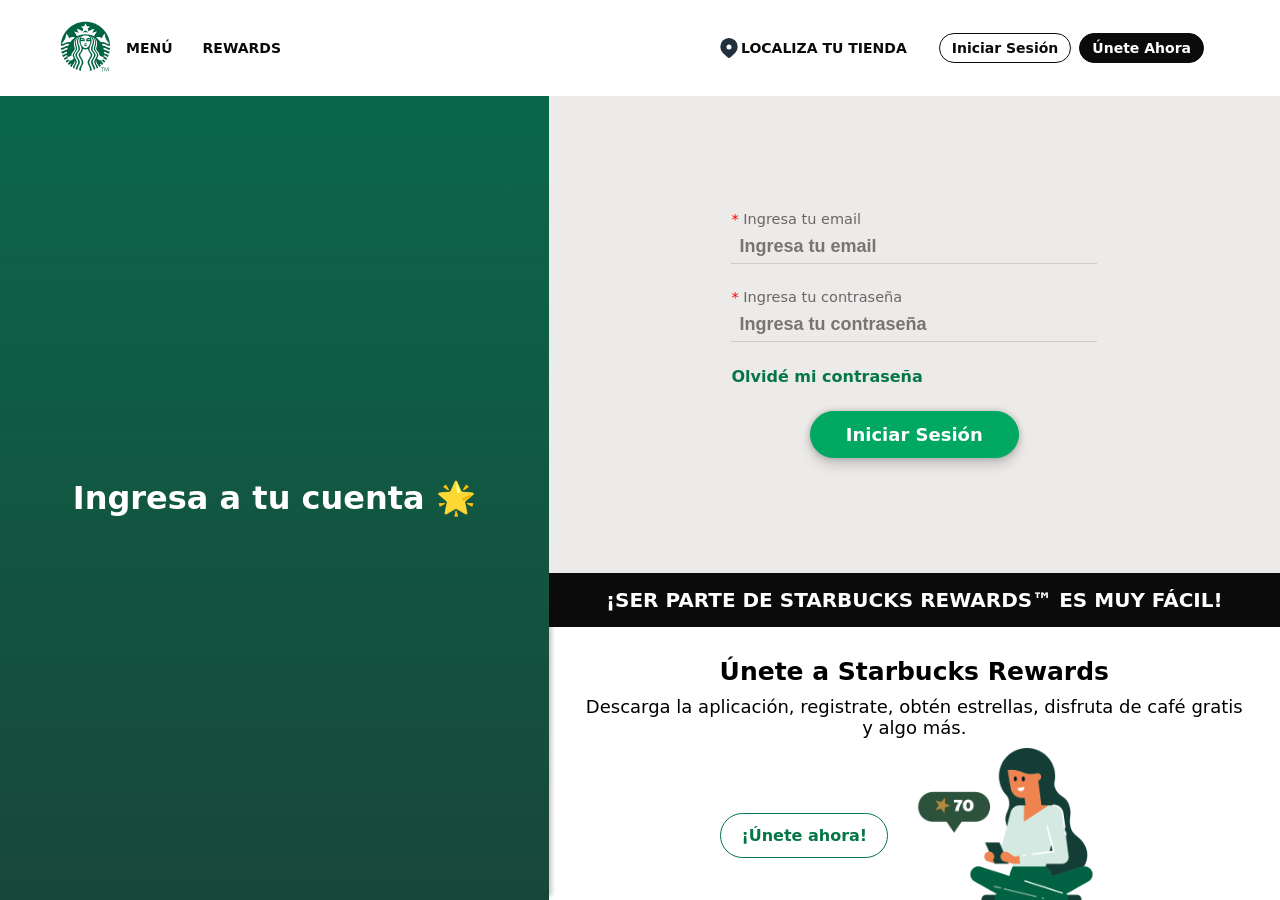
<file: login.html>
<!DOCTYPE html>
<html lang="en">
<head>
    <meta charset="UTF-8">
    <meta name="viewport" content="width=device-width, initial-scale=1.0">
    <link rel="stylesheet" href="css/login.css">
    <title>Starbucks | Inicia Sesión</title>
</head>
<body>
    <header>
        <nav class="navbar">
            <div class="navbar__menu">
                <ul class="navbar__list">
                    <li class="navbar__item"><a href="index.html">
                            <img src="assets/icons/starbucks-logo.svg" alt="starbucks-logo" width="51" class="navbar__btn">
                        </a>
                    </li>
                    <li class="navbar__item">
                        <a href="menu.html" class="navbar__btn navbar__btn--left">MENÚ</a>
                    </li>
                    <li class="navbar__item">
                        <a href="rewards.html" class="navbar__btn navbar__btn--left">REWARDS</a>
                    </li>
                </ul>
            </div>
            
            <div class="navbar__actions">

                <div class="navbar__actions navbar__actions--left">
                    <img src="assets/icons/location.svg" alt="location icon" class="location_icon">
                    <a href="" class="navbar__btn" >
                        LOCALIZA TU TIENDA
                    </a>
                </div>

                <div class="navbar__actions navbar__actions--right">
                    <a href="login.html" class="navbar__btn actions__btn actions__btn--white">Iniciar Sesión</a>
                    <a href="register.html" class="navbar__btn actions__btn actions__btn--black">Únete Ahora</a>
                </div>
    
            </div>
        </nav>
    </header>

    <div class="grid">
        
        <aside class="hero">
            <h2 class="heading__sun">Ingresa a tu cuenta 🌟</h2>
        </aside>

        <section class="content">

            <section class="login">
                <form action="" class="login__form">
                    <div class="login__field">
                        <label for="email" class="login__label">Ingresa tu email</label>
                        <input type="text" name="email" id="email" class="login__input" placeholder="Ingresa tu email">
                        
                    </div>
                    <div class="login__field">
                        <label for="password" class="login__label">Ingresa tu contraseña</label>
                        <input type="password" name="password" id="password" class="login__input" placeholder="Ingresa tu contraseña">
                    </div>
                    <a href="#" class="login__password">
                        Olvidé mi contraseña
                    </a>

                    <a href="#" class="login__btn">
                        Iniciar Sesión
                    </a>
                </form>
            </section>

            <section class="publicidad">
                <p class="publicidad__text">
                    ¡SER PARTE DE STARBUCKS REWARDS™ ES MUY <br> FÁCIL!
                </p>
            </section>

            <section class="unete">
                <div class="unete__container">
                    <h3 class="unete__heading">Únete a Starbucks Rewards</h3>
                    <p class="unete__text">
                        Descarga la aplicación, registrate, obtén estrellas, disfruta de café gratis y algo más.
                    </p>
                    <div class="unete__div">
                        <a href="#" class="unete__btn">
                            ¡Únete ahora!
                        </a>

                        <img src="assets/images/chica-sbx.png" alt="" class="unete__image">
                    </div>
                    
                </div>
            </section>

            

            <footer class="footer">
                <section class="links">

                    <div class="about">
                        <h3 class="about__heading">Sobre Nosotros</h3>
                        <nav class="about__menu">
                            <ul class="about__list">
                                <li class="about__item">
                                    <a href="" class="about__link">
                                        Trabaja con nosotros
                                    </a>
                                </li>
                                <li class="about__item">
                                    <a href="" class="about__link">
                                        Historias Starbucks
                                    </a>
                                </li>
                            </ul>
                        </nav>
                    </div>

                    <div class="costumer">
                        <h3 class="costumer__heading">Atención al cliente</h3>
                        <nav class="costumer__menu">
                            <ul class="costumer__list">
                                <li class="costumer__item">
                                    <a href="" class="costumer__link">
                                        Contáctanos
                                    </a>
                                </li>
                                <li class="costumer__item">
                                    <a href="" class="costumer__link">
                                        Facturas Electrónicas
                                    </a>
                                </li>
                                <li class="costumer__item">
                                    <a href="" class="costumer__link">
                                        Formas de Comprar
                                    </a>
                                </li>
                            </ul>
                        </nav>
                    </div>
                    
                </section>

                <hr class="divider">

                <section class="bottom__footer">
                    <div class="socials">
                        <a href="#" class="socials__link">
                            <img src="assets/images/facebook.png" alt="" class="socials__logo">
                        </a>

                        <a href="#" class="socials__link">
                            <img src="assets/images/instagram.png" alt="" class="socials__logo">
                        </a>

                        <a href="#" class="socials__link">
                            <img src="assets/images/gorjeo.png" alt="" class="socials__logo">
                        </a>

                        <a href="#" class="socials__link">
                            <img src="assets/images/youtube.png" alt="" class="socials__logo">
                        </a>
                    </div>

                    <section class="info">
                        <ul class="info__list">
                            <li class="info__item">
                                <a href="#" class="info__link">
                                    Accesibilidad Web |
                                </a>
                            </li>
                            <li class="info__item">
                                <a href="#" class="info__link">
                                    Aviso de Privacidad |
                                </a>
                            </li>
                            <li class="info__item">
                                <a href="#" class="info__link">
                                    Boletines |
                                </a>
                            </li>
                            <li class="info__item">
                                <a href="#" class="info__link">
                                    Condiciones de uso |
                                </a>
                            </li>
                            <li class="info__item">
                                <a href="#" class="info__link">
                                    Mapa del sitio |
                                </a>
                            </li>
                            <li class="info__item">
                                <a href="#" class="info__link">
                                    Preferencias sobre cookies
                                </a>
                            </li>
                        </ul>

                        <p class="rights">
                            Ⓒ 2026. Starbucks Cofee Company. Reservados todos los derechos
                        </p>

                        <p class="code">
                            mx | prod | b3d3e13c63662e161abbb818fa8f4625e24d7ba1 | 14/08/2025-06:08:38:579
                        </p>
                    </section>


                </section>
        

            </footer>

        </section>

        
    </div>

</body>
</html>
</file>
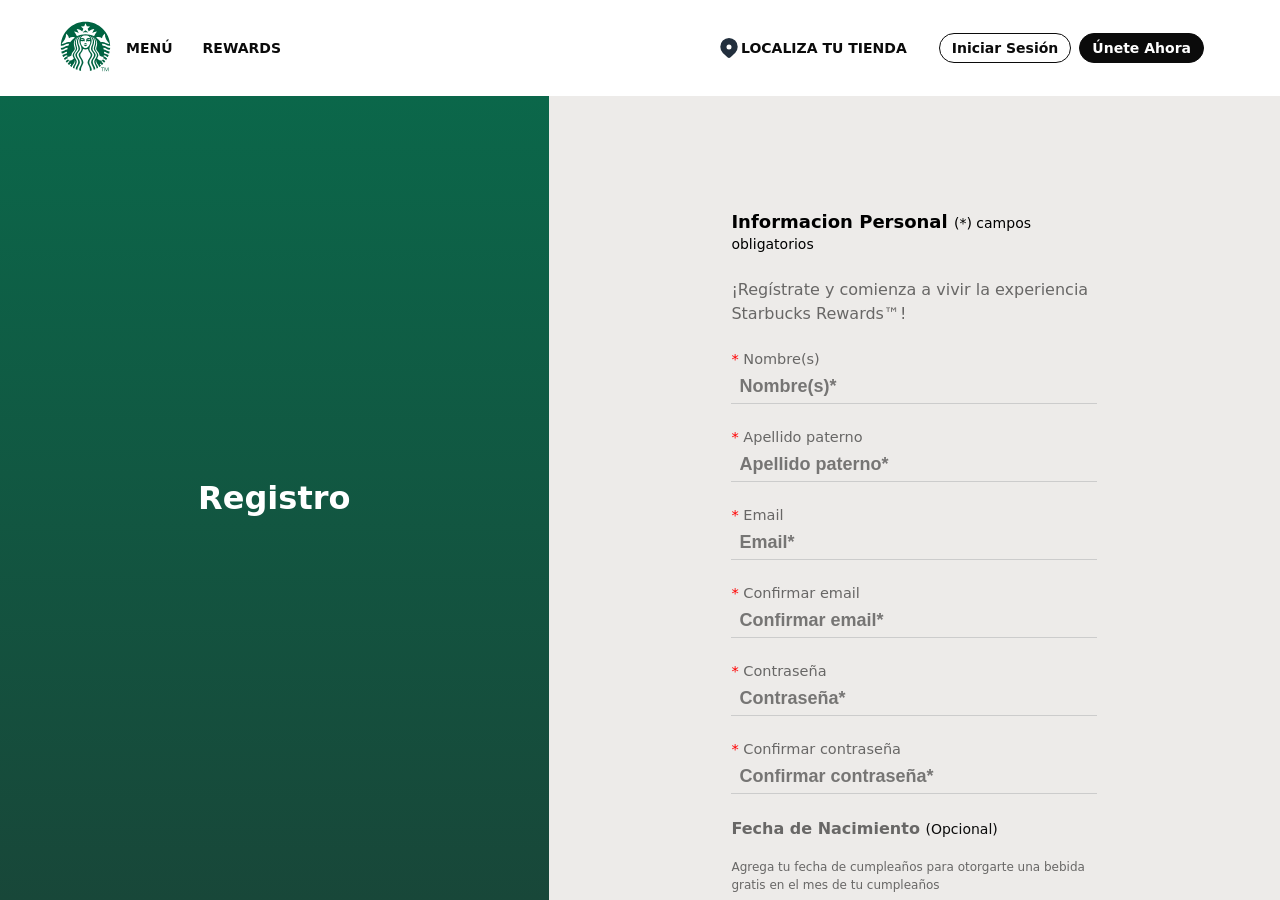
<file: register.html>
<!DOCTYPE html>
<html lang="en">
<head>
    <meta charset="UTF-8">
    <meta name="viewport" content="width=device-width, initial-scale=1.0">
    <link rel="stylesheet" href="css/register.css">
    <title>Starbucks | Registro</title>
</head>
<body class="rewards-page" >
    <header>
        <nav class="navbar">
            <div class="navbar__menu">
                <ul class="navbar__list">
                    <li class="navbar__item"><a href="index.html">
                            <img src="assets/icons/starbucks-logo.svg" alt="starbucks-logo" width="51" class="navbar__btn">
                        </a>
                    </li>
                    <li class="navbar__item">
                        <a href="menu.html" class="navbar__btn navbar__btn--left">MENÚ</a>
                    </li>
                    <li class="navbar__item">
                        <a href="rewards.html" class="navbar__btn navbar__btn--left">REWARDS</a>
                    </li>
                </ul>
            </div>
            
            <div class="navbar__actions">

                <div class="navbar__actions navbar__actions--left">
                    <img src="assets/icons/location.svg" alt="location icon" class="location_icon">
                    <a href="" class="navbar__btn" >
                        LOCALIZA TU TIENDA
                    </a>
                </div>

                <div class="navbar__actions navbar__actions--right">
                    <a href="login.html" class="navbar__btn actions__btn actions__btn--white">Iniciar Sesión</a>
                    <a href="register.html" class="navbar__btn actions__btn actions__btn--black">Únete Ahora</a>
                </div>
    
            </div>
        </nav>
    </header>

    <div class="grid">
        
        <aside class="hero">
            <h2 class="heading__sun">Registro</h2>
        </aside>

        <section class="content">

            <section class="login">
                <form action="" class="login__form">
                    <h2 class="login__heading">Informacion Personal <span>(*) campos obligatorios</span></h2>
                    <p class="login__text">
                        ¡Regístrate y comienza a vivir la experiencia Starbucks Rewards™!
                    </p>
                    <div class="login__field">
                        <label for="name" class="login__label">Nombre(s)</label>
                        <input type="text" name="name" id="name" class="login__input" placeholder="Nombre(s)*">
                        
                    </div>
                    <div class="login__field">
                        <label for="lastname" class="login__label">Apellido paterno</label>
                        <input type="text" name="lastname" id="lastname" class="login__input" placeholder="Apellido paterno*">
                    </div>
                    <div class="login__field">
                        <label for="email" class="login__label">Email</label>
                        <input type="text" name="email" id="email" class="login__input" placeholder="Email*">
                        
                    </div>
                    <div class="login__field">
                        <label for="confirm-email" class="login__label">Confirmar email</label>
                        <input type="text" name="confirm-email" id="confirm-email" class="login__input" placeholder="Confirmar email*">
                        
                    </div>
                    <div class="login__field">
                        <label for="password" class="login__label">Contraseña</label>
                        <input type="password" name="password" id="password" class="login__input" placeholder="Contraseña*">
                        
                    </div>
                    <div class="login__field">
                        <label for="verify-password" class="login__label">Confirmar contraseña</label>
                        <input type="password" name="verify-password" id="verify-password" class="login__input" placeholder="Confirmar contraseña*">
                        
                    </div>

                    <section class="born-date">
                        <h3 class="born-date__heading">Fecha de Nacimiento <span>(Opcional)</span> </h3>
                        <p class="born-date__text">
                            Agrega tu fecha de cumpleaños para otorgarte una bebida gratis en el mes de tu cumpleaños
                        </p>
                        <div class="born-date__options">
                            <select name="" id="" class="born-date__select">
                                <option value="" selected disabled>Mes</option>
                                <option value="Enero">Enero</option>
                                <option value="Febrero">Febrero</option>
                                <option value="Marzo">Marzo</option>
                                <option value="Abril">Abril</option>
                                <option value="Mayo">Mayo</option>
                                <option value="Junio">Junio</option>
                                <option value="Julio">Julio</option>
                                <option value="Agosto">Agosto</option>
                                <option value="Septiembre">Septiembre</option>
                                <option value="Octubre">Octubre</option>
                                <option value="Noviembre">Noviembre</option>
                                <option value="Diciembre">Diciembre</option>
                            </select>

                            <select name="" id=""  class="born-date__select">
                                <option value="" selected disabled>Día</option>
                                <option value="1">1</option>
                                <option value="2">2</option>
                                <option value="3">3</option>
                                <option value="4">4</option>
                                <option value="5">5</option>
                                <option value="6">6</option>
                                <option value="7">7</option>
                                <option value="8">8</option>
                                <option value="9">9</option>
                                <option value="10">10</option>
                                <option value="11">11</option>
                                <option value="12">12</option>
                                <option value="13">13</option>
                                <option value="14">14</option>
                                <option value="15">15</option>
                                <option value="16">16</option>
                                <option value="17">17</option>
                                <option value="18">18</option>
                                <option value="19">19</option>
                                <option value="20">20</option>
                                <option value="21">21</option>
                                <option value="22">22</option>
                                <option value="23">23</option>
                                <option value="24">24</option>
                                <option value="25">25</option>
                                <option value="26">26</option>
                                <option value="27">27</option>
                                <option value="28">28</option>
                                <option value="29">29</option>
                                <option value="30">30</option>
                                <option value="31">31</option>
                            </select>
                        </div>
                    </section>

                    <section class="ingresa">
                        <h2 class="ingresa__heading">Ingresa a Starbucks Rewards</h2>
                        <p class="ingresa__text">
                            Únete a Starbucks Rewards™ y disfruta de beneficios especiales.
                        </p>

                        <div class="ingresa__options">
                            <div class="ingresa__field">
                                <input type="radio" name="radio" id="digital" class="ingresa__input" >
                                <label for="digital" class="ingresa__label">Quiero recibir una Starbucks Card digital instantánea</label>
                            </div>

                            <div class="ingresa__field">
                                <input type="radio" name="radio" id="already" class="ingresa__input">
                                <label for="already" class="ingresa__label">Quiero unirme con una Starbucks Card que ya tengo</label>
                            </div>
                        </div>
                    </section>

                    <section class="terminos">
                        <h2 class="terminos__heading">Términos y Condiciones</h2>
                        <div class="terminos__options">
                            <div class="terminos__field">
                                <input type="checkbox" name="novedades" id="novedades" class="terminos__input">
                                <label for="novedades" class="terminos__label">Deseo recibir novedades sobre productos y promociones</label>
                            </div>

                            <div class="terminos__field">
                                <input type="checkbox" name="terminos" id="terminos" class="terminos__input">
                                <label for="terminos" class="terminos__label">Acepto los <a href="#">Términos y Condiciones </a> y <a href="#">Aviso de Privacidad</a></label>
                            </div>

                        </div>
                    </section>

                    <a href="#" class="login__btn">
                        Iniciar Sesión
                    </a>
                </form>
            </section>

            <section class="publicidad">
                <p class="publicidad__text">
                    ¡SER PARTE DE STARBUCKS REWARDS™ ES MUY <br> FÁCIL!
                </p>
            </section>


            <footer class="footer">
                <section class="links">

                    <div class="about">
                        <h3 class="about__heading">Sobre Nosotros</h3>
                        <nav class="about__menu">
                            <ul class="about__list">
                                <li class="about__item">
                                    <a href="" class="about__link">
                                        Trabaja con nosotros
                                    </a>
                                </li>
                                <li class="about__item">
                                    <a href="" class="about__link">
                                        Historias Starbucks
                                    </a>
                                </li>
                            </ul>
                        </nav>
                    </div>

                    <div class="costumer">
                        <h3 class="costumer__heading">Atención al cliente</h3>
                        <nav class="costumer__menu">
                            <ul class="costumer__list">
                                <li class="costumer__item">
                                    <a href="" class="costumer__link">
                                        Contáctanos
                                    </a>
                                </li>
                                <li class="costumer__item">
                                    <a href="" class="costumer__link">
                                        Facturas Electrónicas
                                    </a>
                                </li>
                                <li class="costumer__item">
                                    <a href="" class="costumer__link">
                                        Formas de Comprar
                                    </a>
                                </li>
                            </ul>
                        </nav>
                    </div>
                    
                </section>

                <hr class="divider">

                <section class="bottom__footer">
                    <div class="socials">
                        <a href="#" class="socials__link">
                            <img src="assets/images/facebook.png" alt="" class="socials__logo">
                        </a>

                        <a href="#" class="socials__link">
                            <img src="assets/images/instagram.png" alt="" class="socials__logo">
                        </a>

                        <a href="#" class="socials__link">
                            <img src="assets/images/gorjeo.png" alt="" class="socials__logo">
                        </a>

                        <a href="#" class="socials__link">
                            <img src="assets/images/youtube.png" alt="" class="socials__logo">
                        </a>
                    </div>

                    <section class="info">
                        <ul class="info__list">
                            <li class="info__item">
                                <a href="#" class="info__link">
                                    Accesibilidad Web |
                                </a>
                            </li>
                            <li class="info__item">
                                <a href="#" class="info__link">
                                    Aviso de Privacidad |
                                </a>
                            </li>
                            <li class="info__item">
                                <a href="#" class="info__link">
                                    Boletines |
                                </a>
                            </li>
                            <li class="info__item">
                                <a href="#" class="info__link">
                                    Condiciones de uso |
                                </a>
                            </li>
                            <li class="info__item">
                                <a href="#" class="info__link">
                                    Mapa del sitio |
                                </a>
                            </li>
                            <li class="info__item">
                                <a href="#" class="info__link">
                                    Preferencias sobre cookies
                                </a>
                            </li>
                        </ul>

                        <p class="rights">
                            Ⓒ 2026. Starbucks Cofee Company. Reservados todos los derechos
                        </p>

                        <p class="code">
                            mx | prod | b3d3e13c63662e161abbb818fa8f4625e24d7ba1 | 14/08/2025-06:08:38:579
                        </p>
                    </section>


                </section>
        

            </footer>

        </section>

        
    </div>

</body>
</html>
</file>
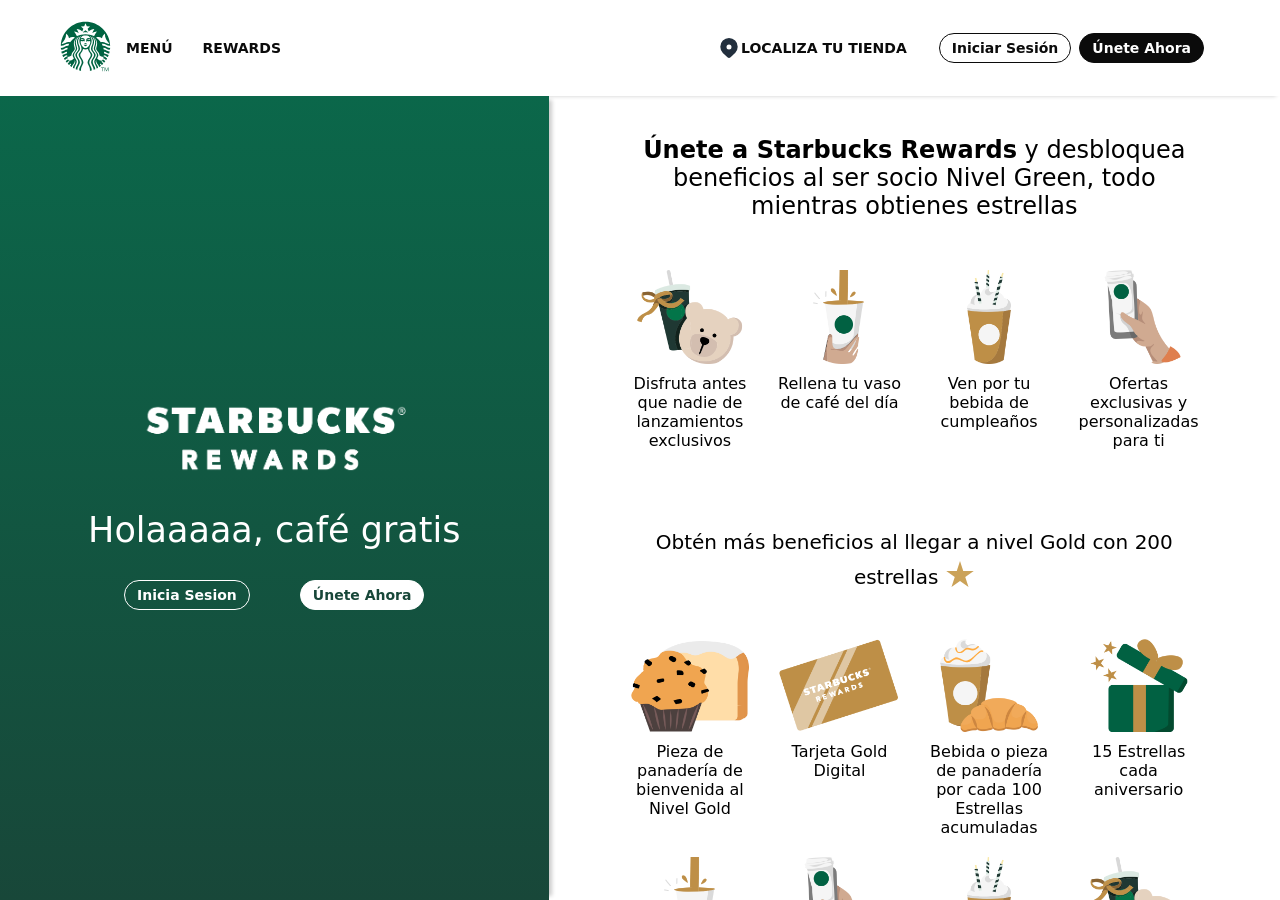
<file: rewards.html>
<!DOCTYPE html>
<html lang="en">
<head>
    <meta charset="UTF-8">
    <meta name="viewport" content="width=device-width, initial-scale=1.0">
    <link rel="stylesheet" href="css/rewards.css">
    <title>Rewards | Starbucks</title>
</head>
<body>
    <header>
        <nav class="navbar">
            <div class="navbar__menu">
                <ul class="navbar__list">
                    <li class="navbar__item"><a href="index.html">
                            <img src="assets/icons/starbucks-logo.svg" alt="starbucks-logo" width="51" class="navbar__btn">
                        </a>
                    </li>
                    <li class="navbar__item">
                        <a href="menu.html" class="navbar__btn navbar__btn--left">MENÚ</a>
                    </li>
                    <li class="navbar__item">
                        <a href="rewards.html" class="navbar__btn navbar__btn--left">REWARDS</a>
                    </li>
                </ul>
            </div>
            
            <div class="navbar__actions">

                <div class="navbar__actions navbar__actions--left">
                    <img src="assets/icons/location.svg" alt="location icon" class="location_icon">
                    <a href="" class="navbar__btn" >
                        LOCALIZA TU TIENDA
                    </a>
                </div>

                <div class="navbar__actions navbar__actions--right">
                    <a href="login.html" class="navbar__btn actions__btn actions__btn--white">Iniciar Sesión</a>
                    <a href="register.html" class="navbar__btn actions__btn actions__btn--black">Únete Ahora</a>
                </div>
    
            </div>
        </nav>
    </header>

    <div class="grid">
        
        <aside class="hero">
            <div class="hero__container">
                <img src="assets/images/title2.png" alt="starbucks rewards" class="hero__image">
                <h2 class="hero__heading">
                    Holaaaaa, café gratis
                </h2>
                <div class="hero__buttons">
                    <a href="login.html" class="hero__btn hero__btn--green">Inicia Sesion</a>
                    <a href="register.html" class="hero__btn hero__btn--white">Únete Ahora</a>
                </div>
            </div>
        </aside>

        <section class="content">

            <section class="reward">
                <h3 class="reward__heading"><span class="reward__heading--bold">Únete a Starbucks Rewards</span> y desbloquea beneficios al ser socio Nivel Green, todo mientras obtienes estrellas</h3>
                <div class="reward__grid">
                    <article class="reward__card">
                        <img src="assets/images/nuevos-lanzamientos.png" alt="" class="reward__image">
                        <p class="reward__text">
                            Disfruta antes que nadie de lanzamientos exclusivos
                        </p>
                    </article>

                    <article class="reward__card">
                        <img src="assets/images/refill-cafe.png" alt="" class="reward__image">
                        <p class="reward__text">
                            Rellena tu vaso de café del día
                        </p>
                    </article>

                    <article class="reward__card">
                        <img src="assets/images/cumpleaños.png" alt="" class="reward__image">
                        <p class="reward__text">
                            Ven por tu bebida de cumpleaños
                        </p>
                    </article>

                    <article class="reward__card">
                        <img src="assets/images/ofertas-personalizadas.png" alt="" class="reward__image">
                        <p class="reward__text">
                            Ofertas exclusivas y personalizadas para ti
                        </p>
                    </article>
                </div>
            </section>

            <section class="beneficios">
                <p class="beneficios__text">
                    Obtén más beneficios al llegar a nivel Gold con 200 
                    <br>
                    <span>estrellas
                        <svg viewBox="0 0 24 24" preserveAspectRatio="xMidYMid meet" aria-hidden="true" focusable="false" class="jsx-3774286482 valign-middle color-gold" style="width: 30px; height: 30px; overflow: visible; position: relative; top: 5px;"><path d="M12,17.5l6.8,4.9l-2.6-8L23,9.5h-8.4l-2.6-8l-2.6,8H1l6.8,4.9l-2.6,8L12,17.5" class="jsx-3774286482" style="fill: rgb(203, 162, 88);"></path></svg>
                    </span>
                </p>

                <div class="beneficios__grid">

                    <article class="beneficios__card">
                        <img src="assets/images/panaderia-bienvenida.png" alt="" class="beneficios__image">
                        <p class="beneficios__description">
                            Pieza de panadería de bienvenida al Nivel Gold
                        </p>
                    </article>

                    <article class="beneficios__card">
                        <img src="assets/images/card-gold.png" alt="" class="beneficios__image">
                        <p class="beneficios__description">
                            Tarjeta Gold Digital
                        </p>
                    </article>

                    <article class="beneficios__card">
                        <img src="assets/images/100-estrellas.png" alt="" class="beneficios__image">
                        <p class="beneficios__description">
                            Bebida o pieza de panadería por cada 100 Estrellas acumuladas
                        </p>
                    </article>

                    <article class="beneficios__card">
                        <img src="assets/images/15-estrellas-aniversario.png" alt="" class="beneficios__image">
                        <p class="beneficios__description">
                            15 Estrellas cada aniversario
                        </p>
                    </article>

                    <article class="beneficios__card">
                        <img src="assets/images/refill-cafe.png" alt="" class="beneficios__image">
                        <p class="beneficios__description">
                            Rellena tu vaso de café del día
                        </p>
                    </article>

                    <article class="beneficios__card">
                        <img src="assets/images/ofertas-personalizadas.png" alt="" class="beneficios__image">
                        <p class="beneficios__description">
                            Ofertas exclusivas y personalizadas para ti
                        </p>
                    </article>

                    <article class="beneficios__card">
                        <img src="assets/images/cumpleaños.png" alt="" class="beneficios__image">
                        <p class="beneficios__description">
                            Ven por tu bebida de cumpleaños
                        </p>
                    </article>

                    <article class="beneficios__card">
                        <img src="assets/images/nuevos-lanzamientos.png" alt="" class="beneficios__image">
                        <p class="beneficios__description">
                            Disfruta antes que nadie de lanzamientos exclusivos
                        </p>
                    </article>

                </div>

            </section>

            <section class="stars">
                <div class="stars__container">
                    <h2 class="stars__heading">Tus cafés se convierten en estrellas y recompensas increíbles</h2>
                    <div class="stars__grid">
                        <article class="stars__card">
                            <img src="assets/images/valor-estrella-sbx.png" alt="" class="stars__image">
                            <p class="stars__text">
                                Obtén una estrella por cada $10 pagando con Starbucks card.
                            </p>
                        </article>

                        <article class="stars__card">
                            <img src="assets/images/valor-estrella-efectivo.png" alt="" class="stars__image">
                            <p class="stars__text">
                               U obtén una estrella por cada $20 pagando con efectivo o tarjeta bancaria.
                            </p>
                        </article>
                    </div>
                </div>

            </section>

            <section class="how-works">
                <h2 class="how-works__heading">Obtén estrellas y gana recompensas</h2>
                <p class="how-works__text">
                    Así es como funciona:
                </p>

                <div class="how-works__grid">
                    <div class="container">
                        <article class="how-works__card">
                            <img src="assets/images/Captura desde 2026-03-09 18-36-08.png" alt="" class="how-works__image">
                            <p class="how-works__text">
                                Descarga la App y regístrate.
                            </p>
                        </article>

                         <article class="how-works__card">
                            <img src="assets/images/Captura desde 2026-03-09 18-30-35.png" alt="" class="how-works__image">
                            <p class="how-works__text">
                                Ordena y disfruta de tus favoritos por: Tienda
                            </p>
                        </article>

                         <article class="how-works__card">
                            <img src="assets/images/Captura desde 2026-03-09 18-36-37.png" alt="" class="how-works__image">
                            <p class="how-works__text">
                                Puedes pagar con tu Starbucks Card, efectivo o tarjeta bancaria.
                            </p>
                        </article>
                    </div>
                    <img src="assets/images/chica-sbx.png" alt="" class="how-works__image--two">
                </div>
            </section>

            <section class="ordena">
                <h2 class="ordena__heading">Ordena y paga como quieras</h2>
                <div class="ordena__container">
                    <article class="ordena__item">
                        <img src="assets/images/estrella.png" alt="" class="ordena__image">
                        <p class="ordena__text">
                            1 estrella por cada $20
                        </p>
                    </article>

                    <article class="ordena__item">
                        <img src="assets/images/efectivo.png" alt="" class="ordena__image">
                        <p class="ordena__text">
                            Escanea el código QR y paga en efectivo o con tarjeta bancaria. SIN RECARGAR
                        </p>
                    </article>

                    <article class="ordena__item">
                        <img src="assets/images/tarjeta-credito.png" alt="" class="ordena__image">
                        <p class="ordena__text">
                          Añade tu tarjeta bancaria en la App, escanea y paga desde tu celular.SIN RECARGARAR
                        </p>
                    </article>

                    <article class="ordena__item">
                        <img src="assets/images/estrella.png" alt="" class="ordena__image">
                        <p class="ordena__text">
                            1 estrella por cada $10
                        </p>
                    </article>

                    <article class="ordena__item">
                        <img src="assets/images/sbx-pago.png" alt="" class="ordena__image">
                        <p class="ordena__text">
                            Escanea y paga con Starbucks Card la forma más fácil y rápida de obtener recompensas.
                        </p>
                    </article>

                    <article class="ordena__item">
                        <img src="assets/images/tarjetas-sbx.png" alt="" class="ordena__image">
                        <p class="ordena__text">
                            Colecciona, activa, registra, recarga y paga con tu Starbucks Card favorita.
                        </p>
                    </article>

                </div>

                <h2 class="ordena__heading">Personaliza tu experiencia con tu Starbucks Card® <br> Favorita</h2>

                <article class="regalos">
                    <p class="regalos__text">
                        <span class="regalos__bold">Coleccionar y/o regalar Starbucks Card, también te da recompensas</span> <br> <br> Activa, registra y recarga para poder disfrutar de los beneficios y seguir acumulando Estrellas
                    </p>
                    <img src="assets/images/sbx-cards.gif" alt="" class="regalos__image">
                </article>
            </section>

            <section class="experiencia">
                <h2 class="experiencia__heading">Una experiencia llena de recompensas y beneficios con tus favoritos</h2>
                <img src="assets/images/estrellas-65.gif" alt="" class="experiencia__image">
                <p class="experiencia__text">
                    Descarga la app Starbucks México, es una opción de pago sin contacto, cada que vengas paga con ella, acumula estrellas y obtén recompensas.
                </p>

                <div class="experiencia__links">
                    <a href="#" class="experiencia__link">
                        <img src="assets/images/4fe2e05c02a54cec809c3926b2fc1f23.png" alt="" class="experiencia__image--link">
                    </a>
                    <a href="#" class="experiencia__link">
                        <img src="assets/images/F9E95B11CA554D399139CE1BEDC36A10.png" alt="" class="experiencia__image--link">
                    </a>
                </div>

                <h3 class="experiencia__subheading">
                    ¡Tus cafés se convierten en estrellas y recompensas increíbles!
                </h3>

                <img src="assets/images/gold-pan.png" alt="" class="experiencia__image">
            </section>

            <section class="conoce">
                <div class="conoce__container">
                    <img src="assets/images/icono.png" alt="" class="conoce__image">
                    <div class="conoce__content">
                        <h2 class="conoce__heading">Conoce más</h2>
                        <p class="conoce__text">
                            Consulta las preguntas frecuentes <a href="#" class="conoce__link">aquí</a>
                        </p>
                        <p class="conoce__text">
                            Ver términos y condiciones <a href="#" class="conoce__link">aquí</a>
                        </p>
                    </div>
                </div>
            </section>

            <section class="starbucks-rewards">
                <img src="assets/images/logo.png" alt="" class="starbucks-rewards__image">
            </section>

            <footer class="footer">
                <section class="links">

                    <div class="about">
                        <h3 class="about__heading">Sobre Nosotros</h3>
                        <nav class="about__menu">
                            <ul class="about__list">
                                <li class="about__item">
                                    <a href="" class="about__link">
                                        Trabaja con nosotros
                                    </a>
                                </li>
                                <li class="about__item">
                                    <a href="" class="about__link">
                                        Historias Starbucks
                                    </a>
                                </li>
                            </ul>
                        </nav>
                    </div>

                    <div class="costumer">
                        <h3 class="costumer__heading">Atención al cliente</h3>
                        <nav class="costumer__menu">
                            <ul class="costumer__list">
                                <li class="costumer__item">
                                    <a href="" class="costumer__link">
                                        Contáctanos
                                    </a>
                                </li>
                                <li class="costumer__item">
                                    <a href="" class="costumer__link">
                                        Facturas Electrónicas
                                    </a>
                                </li>
                                <li class="costumer__item">
                                    <a href="" class="costumer__link">
                                        Formas de Comprar
                                    </a>
                                </li>
                            </ul>
                        </nav>
                    </div>
                    
                </section>

                <hr class="divider">

                <section class="bottom__footer">
                    <div class="socials">
                        <a href="#" class="socials__link">
                            <img src="assets/images/facebook.png" alt="" class="socials__logo">
                        </a>

                        <a href="#" class="socials__link">
                            <img src="assets/images/instagram.png" alt="" class="socials__logo">
                        </a>

                        <a href="#" class="socials__link">
                            <img src="assets/images/gorjeo.png" alt="" class="socials__logo">
                        </a>

                        <a href="#" class="socials__link">
                            <img src="assets/images/youtube.png" alt="" class="socials__logo">
                        </a>
                    </div>

                    <section class="info">
                        <ul class="info__list">
                            <li class="info__item">
                                <a href="#" class="info__link">
                                    Accesibilidad Web |
                                </a>
                            </li>
                            <li class="info__item">
                                <a href="#" class="info__link">
                                    Aviso de Privacidad |
                                </a>
                            </li>
                            <li class="info__item">
                                <a href="#" class="info__link">
                                    Boletines |
                                </a>
                            </li>
                            <li class="info__item">
                                <a href="#" class="info__link">
                                    Condiciones de uso |
                                </a>
                            </li>
                            <li class="info__item">
                                <a href="#" class="info__link">
                                    Mapa del sitio |
                                </a>
                            </li>
                            <li class="info__item">
                                <a href="#" class="info__link">
                                    Preferencias sobre cookies
                                </a>
                            </li>
                        </ul>

                        <p class="rights">
                            Ⓒ 2026. Starbucks Cofee Company. Reservados todos los derechos
                        </p>

                        <p class="code">
                            mx | prod | b3d3e13c63662e161abbb818fa8f4625e24d7ba1 | 14/08/2025-06:08:38:579
                        </p>
                    </section>


                </section>
        

            </footer>

        </section>

        
    </div>

</body>
</html>
</file>
<file: css/login.css>
@import url("../css/global.css");

/* -------- LAYOUT LOGIN --------- */

body {
    height: 100vh;
    display: flex;
    flex-direction: column;
    overflow: hidden;
}

/* -------- GRID --------- */

.grid {
    display: grid;
    grid-template-columns: 1.5fr 2fr;
    flex: 1;
    overflow: hidden;
    min-height: 0;
}

/* -------- ASIDE --------- */

.hero {
    background: linear-gradient(to top, var(--dark-green), var(--light-green));
    box-shadow: rgb(204, 204, 204) 7px 0px 4px -4px;
    height: 100%;
    overflow-y: auto;
    display: flex;
    align-items: center;
    justify-content: center;
}

/* -------- SECTION -> CONTENT --------- */

.content {
    overflow-y: auto;
    height: 100%;
}

/* -------- SECTION -> FORMULARIO --------- */

.heading__sun {
    text-align: center;
    color: var(--white);
    font-size: 3.2rem;
}

.login {
    background-color: #EDEBE9;
}

.login__form {
    width: 50%;
    margin: 0 auto;
    display: flex;
    flex-direction: column;
    gap: 2.5rem;
    padding: 11.5rem 0;
}

.login__field {
    display: flex;
    flex-direction: column;
    gap: .5rem;
}

.login__label {
    font-size: 1.45rem;
    color: #686766;
}

.login__label::before {
    content: "* ";
    color: red;
}

.login__input {
    padding: .8rem .8rem;
    border: none;
    background-color: transparent;
    border-bottom: 1px solid var(--grey);
}

.login__input:focus {
    outline: none;
    border-bottom: 2px solid #00A862;
}

.login__input::placeholder {
    color: #767574;
    font-size: 1.8rem;
    font-weight: 900;
}

.login__password {
    color: var(--primary-green);
    font-weight: 900;
    font-size: 1.6rem;
}

.login__btn {
    align-self: center;
    padding: 1.2rem 3.5rem;
    border: 1px solid #00A862;
    border-radius: 4rem;
    color: var(--white);
    font-weight: 700;
    background-color: #00A862;
    font-size: 1.8rem;
    box-shadow: 0 0 6px rgba(0, 0, 0, .24), 0 8px 12px rgba(0, 0, 0, .14);;
}

/* -------- SECTION -> PUBLICIDAD --------- */

.publicidad {
    background-color: var(--black);
}

.publicidad__text {
    color: var(--white);
    text-align: center;
    padding: 1.5rem;
    font-size: 2rem;
    font-weight: 900;
}

.publicidad__text br {
    display: none;
}

/* -------- SECTION -> ÚNETE A REWARDS --------- */

.unete__container {
    margin: 0 auto;
    width: 90%;
    padding: 3rem 0;
    display: flex;
    flex-direction: column;
    align-items: center;
    justify-content: center;
    gap: 1rem;
}

.unete__heading {
    text-align: center;
    font-size: 2.5rem;
}

.unete__text {
    text-align: center;
    font-size: 1.8rem;
}

.unete__btn {
    margin-top: 2rem;
    padding: 1.2rem 2rem;
    border: 1px solid var(--primary-green);
    border-radius: 4rem;
    color: var(--primary-green);
    font-weight: 900;
    background-color: var(--white);
}

.unete__div {
    display: flex;
    justify-content: center;
    align-items: center;
    gap: 2rem;
}

.unete__image {
    width: 20rem;
}

/* -------- MEDIA QUERIES --------- */

@media (max-width: 768px) {

    body {
        overflow: auto;
        height: auto;
        display: block;
    }

    .grid {
        grid-template-columns: 1fr;
        height: auto;
        overflow: visible;
    }

    .hero {
        height: auto;
        overflow-y: visible;
    }

    .login__form {
        width: 90%;
    }

    .heading__sun {
        padding: 2rem 2rem 50rem;
    }

    .publicidad__text br {
        display: block;
    }

    .unete__text {
        font-size: 1.8rem;
    }
}

@media (max-width: 480px) {

    .heading__sun {
        padding: 3rem;
        font-size: 3.2rem;
    }

    .login__form {
        width: 90%;
        padding: 5rem 0;
    }

    .login__label {
        font-size: 1.2rem;
    }

    .login__input {
        border-bottom: 1px solid var(--grey);
    }

    .login__input::placeholder {
        font-size: 1.5rem;
    }

    .login__password {
        font-size: 1.4rem;
    }

    .login__btn {
        padding: 1.2rem 3.5rem;
        border-radius: 4rem;
    }

    .publicidad__text {
        padding: 1rem;
        font-size: 1.6rem;
    }

    .publicidad__text br {
        display: block;
    }

    .unete__container {
        gap: 1rem;
    }

    .unete__div {
        flex-direction: column;
    }

    .unete__btn {
        padding: 1.2rem 2rem;
    }

    .unete__image {
        margin-top: 2rem;
        width: 20rem;
    }
}
</file>
<file: css/register.css>
@import url("../css/global.css");
@import url("../css/login.css");



/* -------- SECTION -> FORMULARIO --------- */


.login__heading {
    font-size: 1.8rem;
}
.login__heading span{
    font-size: 1.4rem;
    font-weight: 500;
}

.login__text{
    color: #686766;
    font-size: 1.6rem;
    line-height: 1.5;
}

.born-date {
    width: 100%;
    margin: 0 auto;
    display: flex;
    flex-direction: column;
    gap: 2rem;
}

.born-date__heading {
    font-size: 1.6rem;
    color: #686766;
}

.born-date__heading span{
    font-size: 1.4rem;
    color: var(--black);
    font-weight: 500;
}

.born-date__text{
    font-size: 1.2rem;
    line-height: 1.5;
    color: #686766;
}


.born-date__select{
    width: 8rem;
    padding: .5rem 1rem;
    color: #686766;
    font-weight: 900;
    background-color: transparent;
    border: none;
    border-bottom: .5px solid #686766;
    margin-right: 2rem;

    transition: color .2s ease-out;
}

.born-date__select:focus {
    outline: none;
    color: #b0adac;
}

.ingresa{
    width: 100%;
    display: flex;
    flex-direction: column;
    gap: 1rem;
}
.ingresa__heading {
    font-size: 2rem;
}

.ingresa__text {
    font-size: 1.6rem;
    color: #686766;
}


.ingresa__options {
    display: flex;
    flex-direction: column;
    gap: 1rem;
}

.ingresa__label{
    font-size: 1.6rem;
    color: #686766;
}

.ingresa__input {
    accent-color: var(--primary-green);
}
.terminos {
    display: flex;
    flex-direction: column;
    gap: 1rem;
    margin-bottom: 3rem;
}
.terminos__heading {
    font-size: 2rem;
}

.terminos__options {
    display: flex;
    flex-direction: column;
    gap: 1rem;
}

.terminos__label {
    font-size: 1.6rem;
    color: #686766;
}

.terminos__label a {
    color: var(--primary-green);
    text-decoration: underline;
}

.terminos__input {
    accent-color: var(--primary-green);
}

/* -------- MEDIA QUERIES --------- */

@media (max-width: 768px) {

    body {
        overflow: auto;
        height: auto;
        display: block;
    }

    .grid {
        grid-template-columns: 1fr;
        height: auto;
        overflow: visible;
    }

    .hero {
        height: auto;
        overflow-y: visible;
    }

    .heading__sun {
        padding: 2rem 2rem 50rem;
    }

    .publicidad__text br {
        display: block;
    }

    .unete__text {
        font-size: 1.8rem;
    }

    .login__heading {
        font-size: 1.8rem;
    }
    .login__heading span{
        font-size: 1.4rem;
    }

    .login__text{
        font-size: 1.5rem;
    }
}

@media (max-width: 480px) {

    .heading__sun {
        padding: 3rem;
        font-size: 3.2rem;
    }

    .login__form {
        width: 90%;
        padding: 5rem 0;
    }

    .login__heading {
        font-size: 1.5rem;
    }
    .login__heading span{
        font-size: 1.2rem;
    }

    .login__text{
        font-size: 1.45rem;
    }


    .born-date__heading {
        font-size: 1.4rem;
        
    }

    .born-date__heading span{
        font-size: 1.25rem;
    }

    .born-date__text{
        font-size: 1.2rem; 
    }


    .born-date__select{
        width: 8rem;
        padding: .5rem 1rem;
        font-weight: 900;
        transition: color .2s ease-out;
    }

    
    .ingresa__heading,
    .terminos__heading {
        font-size: 1.8rem;
    }

    .ingresa__text {
        font-size: 1.4rem;
        
    }

    .ingresa__label, 
    .terminos__label {
        font-size: 1.4rem;
    }

    .login__text{
        font-size: 1.45rem;
    }


    .login__input {
        border-bottom: 1px solid var(--grey);
    }

    .login__input::placeholder {
        font-size: 1.5rem;
    }

    .login__password {
        font-size: 1.4rem;
    }

    .login__btn {
        padding: 1.2rem 3.5rem;
        border-radius: 4rem;
    }

    .publicidad__text {
        padding: 1rem;
        font-size: 1.6rem;
    }

    .publicidad__text br {
        display: block;
    }

    .unete__container {
        gap: 1rem;
    }

    .unete__div {
        flex-direction: column;
    }

    .unete__btn {
        padding: 1.2rem 2rem;
    }

    .unete__image {
        margin-top: 2rem;
        width: 20rem;
    }
}
</file>
<file: css/rewards.css>
@import url("../css/global.css");

/* -------- LAYOUT REWARDS --------- */

body {
    height: 100vh;
    display: flex;
    flex-direction: column;
    overflow: hidden;
}

/* -------- GRID --------- */

.grid {
    display: grid;
    grid-template-columns: 1.5fr 2fr;
    flex: 1;
    overflow: hidden;
    min-height: 0;
}

/* -------- ASIDE --------- */

.hero {
    background: linear-gradient(to top, var(--dark-green), var(--light-green));
    box-shadow: rgb(204, 204, 204) 7px 0px 4px -4px;
    height: 100%;
    overflow-y: auto;
}

.hero__container {
    display: flex;
    flex-direction: column;
    justify-content: center;
    align-items: center;
    padding: 4rem 2rem;
    gap: 2rem;
    min-height: 100%;
}

.hero__image {
    display: block;
    width: 30rem;
}

.hero__heading {
    color: var(--white);
    font-size: 3.5rem;
    font-weight: 500;
    text-align: center;
}

.hero__buttons {
    margin-top: 1rem;
    display: flex;
    gap: 5rem;
}

.hero__btn {
    padding: .6rem 1.2rem;
    border: 1px solid var(--white);
    color: var(--white);
    border-radius: 1.5rem;
    font-size: 1.4rem;
    font-weight: bold;
}

.hero__btn--white {
    background-color: var(--white);
    color: var(--dark-green);
}

.hero__btn--green {
    transition: all .2s ease-in;
}

.hero__btn--green:hover {
    border-color: var(--light-green);
    color: var(--light-green);
}

/* -------- SECTION -> CONTENT --------- */

.content {
    overflow-y: auto;
    height: 100%;
}

/* -------- SECTION -> REWARDS --------- */

.reward {
    padding: 4rem;
    width: 90%;
    margin: 0 auto;
}

.reward__heading {
    text-align: center;
    font-size: 2.4rem;
    font-weight: 400;
}

.reward__heading--bold {
    font-weight: 900;
}

.reward__grid {
    margin-top: 5rem;
    display: grid;
    grid-template-columns: repeat(4, 1fr);
    column-gap: 2rem;
}

.reward__image {
    width: 12rem;
    display: block;
    margin: 0 auto;
    margin-bottom: 1rem;
}

.reward__text {
    text-align: center;
}

/* -------- SECTION -> BENEFICIOS --------- */

.beneficios {
    padding: 4rem;
    width: 90%;
    margin: 0 auto;
}

.beneficios__text {
    text-align: center;
    font-size: 2rem;
}

.beneficios__grid {
    margin-top: 5rem;
    display: grid;
    grid-template-columns: repeat(4, 1fr);
    gap: 2rem;
}

.beneficios__image {
    display: block;
    width: 12rem;
    margin: 0 auto;
    margin-bottom: 1rem;
}

.beneficios__description {
    text-align: center;
}

/* -------- SECTION -> STARS --------- */

.stars {
    background-color: #F1F0EB;
}

.stars__container {
    padding: 5rem;
    width: 50%;
    margin: 0 auto;
}

.stars__heading {
    text-align: center;
    font-size: 2.1rem;
    font-weight: 900;
}

.stars__grid {
    margin-top: 5rem;
    display: flex;
    flex-direction: column;
    align-items: center;
    justify-content: center;
    gap: 2rem;
}

.stars__image {
    display: block;
    width: 40rem;
    margin-bottom: 2rem;
}

.stars__text {
    font-weight: 900;
    text-align: center;
}

/* -------- SECTION -> HOW WORKS --------- */

.how-works {
    padding: 4rem;
    width: 90%;
    margin: 0 auto;
}

.how-works__heading {
    text-align: center;
    font-size: 2.1rem;
}

.how-works__text {
    text-align: center;
    font-size: 1.9rem;
    margin-top: 1rem;
}

.how-works__grid {
    margin-top: 5rem;
    display: grid;
    grid-template-columns: repeat(2, 1fr);
    column-gap: 2rem;
    align-items: center;
}

.how-works__card {
    display: flex;
    align-items: center;
}

.how-works__image {
    display: block;
    width: 12rem;
}

.how-works__image--two {
    display: block;
    width: 30rem;
}

/* -------- SECTION -> ORDENA --------- */

.ordena {
    background-color: #F1F0EB;
    padding-bottom: 7rem;
}

.ordena__heading {
    text-align: center;
    font-size: 2.1rem;
    font-weight: 900;
    padding-top: 5rem;
}

.ordena__container {
    width: 80%;
    margin: 0 auto;
    display: grid;
    grid-template-columns: repeat(3, 1fr);
    gap: 4rem;
    margin-top: 4rem;
    padding-bottom: 4rem;
}

.ordena__image {
    display: block;
    width: 7rem;
}

.ordena__item {
    display: flex;
    align-items: center;
    justify-content: center;
    gap: 1.5rem;
}

.regalos {
    width: 80%;
    margin: 0 auto;
    display: flex;
    justify-content: center;
    align-items: center;
    margin-top: 5rem;
}

.regalos__image {
    width: 45rem;
}

.regalos__bold {
    font-weight: bold;
}

/* -------- SECTION -> EXPERIENCIA --------- */

.experiencia {
    width: 60%;
    margin: 0 auto;
    margin-top: 5rem;
    padding-bottom: 4rem;
}

.experiencia__heading {
    text-align: center;
    font-size: 2rem;
}

.experiencia__image {
    display: block;
    width: 30rem;
    margin: 0 auto;
    margin-top: 2.5rem;
}

.experiencia__text {
    margin-top: 2rem;
    text-align: center;
}

.experiencia__links {
    margin: 4rem 0;
    display: flex;
    justify-content: center;
    column-gap: 4rem;
}

.experiencia__subheading {
    text-align: center;
    font-size: 1.47rem;
}

/* -------- SECTION -> CONOCE --------- */

.conoce {
    background-color: #F1F0EB;
}

.conoce__container {
    width: 70%;
    margin: 0 auto;
    padding: 5rem;
    display: flex;
    justify-content: center;
    align-items: center;
}

.conoce__image {
    width: 30rem;
    display: block;
}

.conoce__content {
    display: flex;
    flex-direction: column;
    gap: 1.5rem;
}

.conoce__heading {
    font-size: 2rem;
}

.conoce__text {
    font-size: 1.5rem;
}

.conoce__link {
    color: var(--primary-green);
    text-decoration: underline;
}

/* -------- SECTION -> STARBUCKS REWARDS --------- */

.starbucks-rewards__image {
    width: 50rem;
    display: block;
    margin: 0 auto;
}

/* -------- MEDIA QUERIES --------- */

@media (max-width: 768px) {

    body {
        overflow: auto;
        height: auto;
        display: block;
    }

    .grid {
        grid-template-columns: 1fr;
        height: auto;
        overflow: visible;
    }

    .hero {
        height: auto;
        overflow-y: visible;
    }

    .hero__container {
        padding: 5rem 2rem 4rem;
        min-height: auto;
    }

    .hero__image {
        width: 22rem;
    }

    .hero__heading {
        font-size: 2.8rem;
    }

    .hero__buttons {
        gap: 2rem;
    }

    .content {
        overflow-y: visible;
        height: auto;
    }

    .reward__grid {
        grid-template-columns: repeat(2, 1fr);
        gap: 2rem;
    }

    .beneficios__grid {
        grid-template-columns: repeat(2, 1fr);
        gap: 2rem;
    }

    .ordena__container {
        grid-template-columns: repeat(2, 1fr);
    }

    .stars__container {
        width: 80%;
    }

    .stars__image {
        width: 30rem;
    }

    .regalos {
        flex-direction: column;
        gap: 3rem;
    }

    .regalos__image {
        width: 30rem;
    }

    .experiencia {
        width: 80%;
    }

    .conoce__container {
        width: 90%;
        flex-direction: column;
        text-align: center;
    }

    .conoce__image {
        width: 20rem;
    }

    .starbucks-rewards__image {
        width: 35rem;
    }
}

@media (max-width: 480px) {

    .hero__image {
        width: 100%;
        max-width: 18rem;
    }

    .hero__heading {
        font-size: 2.2rem;
    }

    .hero__buttons {
        flex-direction: column;
        align-items: stretch;
        width: 80%;
        gap: 1.2rem;
    }

    .hero__btn {
        text-align: center;
        width: 100%;
    }

    .reward {
        padding: 2rem;
        width: 100%;
    }

    .reward__grid {
        grid-template-columns: 1fr;
    }

    .reward__image {
        width: 10rem;
    }

    .beneficios {
        padding: 2rem;
        width: 100%;
    }

    .beneficios__grid {
        grid-template-columns: 1fr;
    }

    .beneficios__image {
        width: 10rem;
    }

    .how-works {
        padding: 2rem;
        width: 100%;
    }

    .how-works__grid {
        grid-template-columns: 1fr;
    }

    .how-works__image {
        width: 8rem;
    }

    .how-works__image--two {
        width: 100%;
        max-width: 25rem;
        margin: 0 auto;
        display: block;
    }

    .ordena__container {
        grid-template-columns: 1fr;
        width: 95%;
        gap: 2rem;
    }

    .ordena__heading {
        font-size: 1.8rem;
        padding: 3rem 1.5rem 0;
    }

    .stars__container {
        width: 95%;
        padding: 3rem 1.5rem;
    }

    .stars__image {
        width: 100%;
    }

    .regalos {
        width: 95%;
    }

    .regalos__image {
        width: 100%;
    }

    .regalos__text {
        font-size: 1.4rem;
    }

    .experiencia {
        width: 95%;
    }

    .experiencia__image {
        width: 16rem;
    }

    .experiencia__links {
        column-gap: 2rem;
    }

    .conoce__container {
        width: 95%;
        padding: 3rem 1.5rem;
    }

    .conoce__image {
        width: 15rem;
    }

    .starbucks-rewards__image {
        width: 90%;
    }
}
</file>
